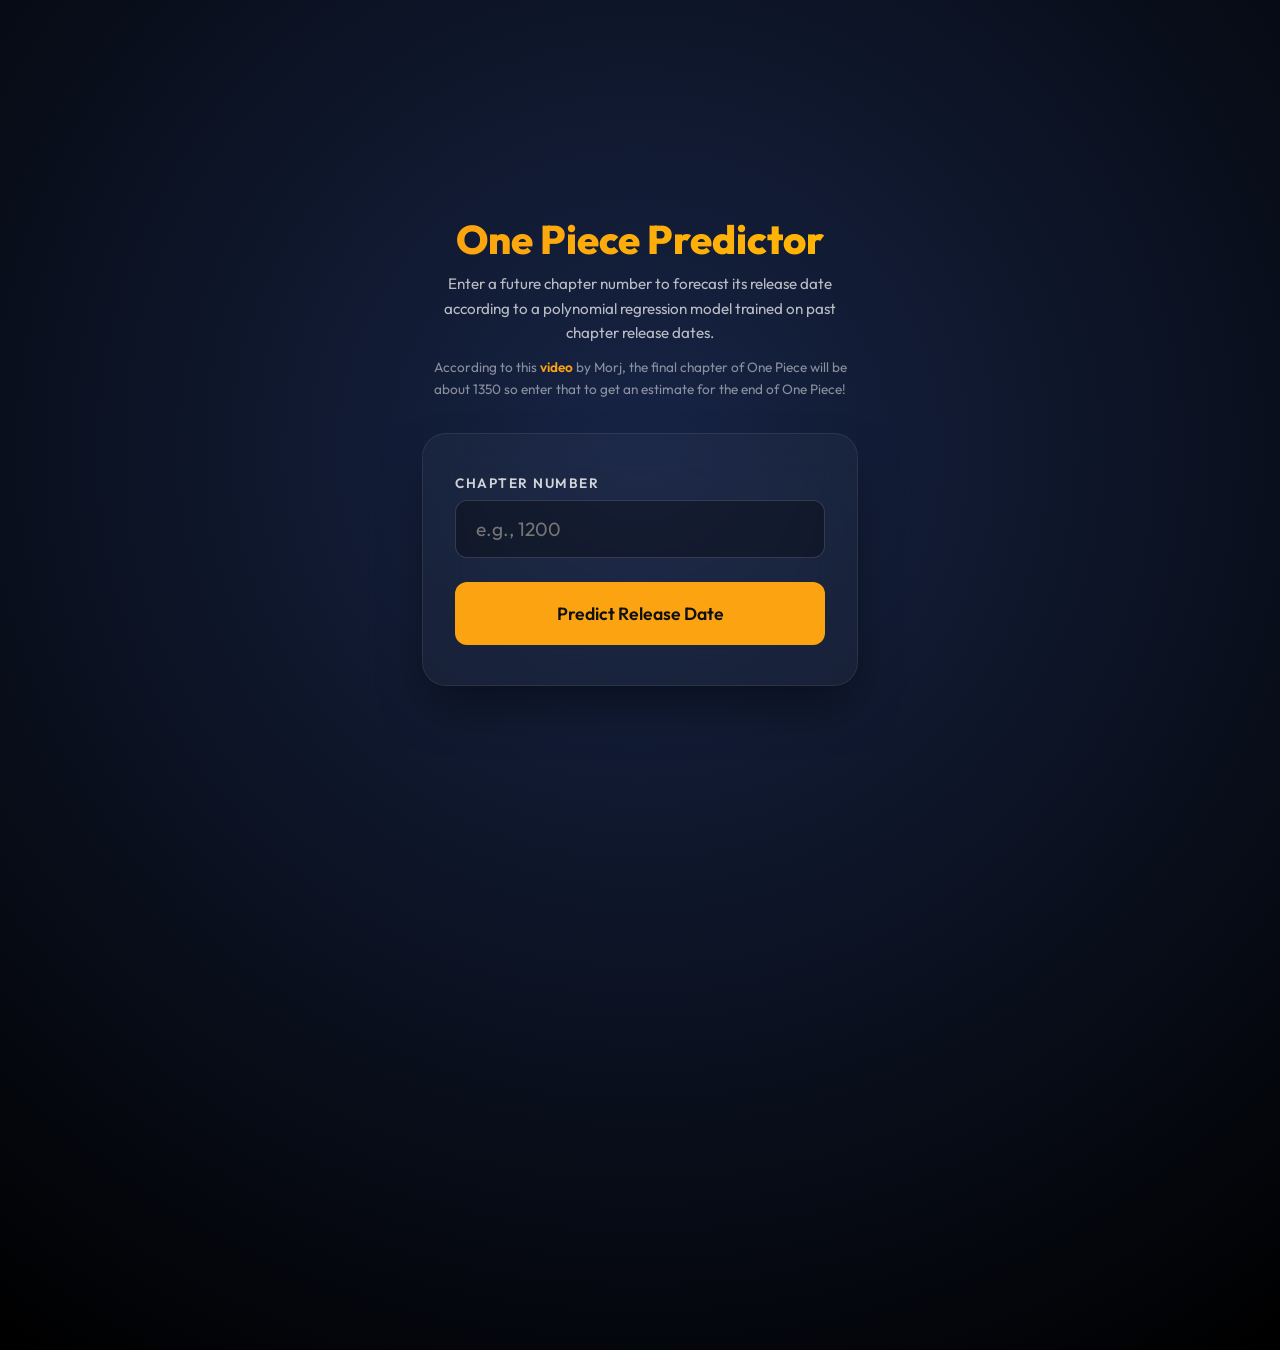
<file: index.html>
<!DOCTYPE html>
<html lang="en">

<head>
    <meta charset="UTF-8">
    <meta name="viewport" content="width=device-width, initial-scale=1.0">
    <title>One Piece Final Chapter Predictor</title>
    <meta name="description"
        content="Predict the release date of the final chapter of One Piece using historical publication data.">
    <link rel="stylesheet" href="style.css">
    <link href="https://fonts.googleapis.com/css2?family=Outfit:wght@300;400;600;800&display=swap" rel="stylesheet">
</head>

<body>
    <div class="background-animation"></div>
    <div class="container">
        <header>
            <h1>One Piece Predictor</h1>
            <p>Enter a future chapter number to forecast its release date according to a polynomial regression model
                trained on past chapter release dates.</p>
            <p class="suggestion">According to this <a href="https://www.youtube.com/watch?v=967oRo4Vhz8"
                    target="_blank" rel="noopener noreferrer">video</a> by Morj, the final chapter of One Piece will be
                about 1350 so enter that to get an estimate for the end of One Piece!</p>
        </header>

        <main class="glass-card">
            <div class="input-group">
                <label for="chapterInput">Chapter Number</label>
                <input type="number" id="chapterInput" placeholder="e.g., 1200" min="1000">
            </div>
            <button id="predictBtn">Predict Release Date</button>

            <div id="resultContainer" class="result-container hidden">
                <h2>Predicted Date</h2>
                <div id="resultDate" class="result-date"></div>
            </div>
            <div id="loading" class="hidden">Calculating...</div>
        </main>

    </div>
    <script src="script.js"></script>
</body>

</html>
</file>
<file: style.css>
:root {
    --primary-color: #fca311;
    --primary-hover: #ffb703;
    --bg-color: #0b0f19;
    --text-color: #e5e5e5;
    --card-bg: rgba(255, 255, 255, 0.03);
    --border-color: rgba(255, 255, 255, 0.08);
}

* {
    margin: 0;
    padding: 0;
    box-sizing: border-box;
    font-family: 'Outfit', sans-serif;
}

body {
    background-color: var(--bg-color);
    color: var(--text-color);
    min-height: 100vh;
    display: flex;
    justify-content: center;
    align-items: center;
    position: relative;
    overflow: hidden;
}

/* Dynamic abstract background */
.background-animation {
    position: absolute;
    top: -50%;
    left: -50%;
    width: 200%;
    height: 200%;
    background: radial-gradient(circle at 50% 50%, #172445 0%, #000000 70%);
    z-index: -1;
    animation: rotate 60s linear infinite;
}

@keyframes rotate {
    0% {
        transform: rotate(0deg);
    }

    100% {
        transform: rotate(360deg);
    }
}

.container {
    width: 100%;
    max-width: 500px;
    padding: 2rem;
    display: flex;
    flex-direction: column;
    gap: 2rem;
    z-index: 1;
}

header {
    text-align: center;
}

header h1 {
    font-size: 2.5rem;
    font-weight: 800;
    background: linear-gradient(90deg, #fca311, #ffb703);
    -webkit-background-clip: text;
    background-clip: text;
    -webkit-text-fill-color: transparent;
    margin-bottom: 0.5rem;
}

header p {
    font-size: 0.95rem;
    color: rgba(255, 255, 255, 0.7);
    line-height: 1.6;
}

header p.suggestion {
    font-size: 0.85rem;
    margin-top: 0.75rem;
    color: rgba(255, 255, 255, 0.5);
}

header p.suggestion a {
    color: var(--primary-color);
    text-decoration: none;
    font-weight: 600;
    transition: color 0.2s ease;
}

header p.suggestion a:hover {
    color: var(--primary-hover);
    text-decoration: underline;
}

.glass-card {
    background: var(--card-bg);
    border: 1px solid var(--border-color);
    backdrop-filter: blur(20px);
    -webkit-backdrop-filter: blur(20px);
    border-radius: 1.5rem;
    padding: 2.5rem 2rem;
    box-shadow: 0 25px 50px -12px rgba(0, 0, 0, 0.5);
    transition: transform 0.3s ease, box-shadow 0.3s ease;
}

.glass-card:hover {
    transform: translateY(-5px);
    box-shadow: 0 30px 60px -15px rgba(0, 0, 0, 0.7);
}

.input-group {
    display: flex;
    flex-direction: column;
    gap: 0.5rem;
    margin-bottom: 1.5rem;
}

.input-group label {
    font-size: 0.85rem;
    font-weight: 600;
    color: rgba(255, 255, 255, 0.8);
    text-transform: uppercase;
    letter-spacing: 1.5px;
}

.input-group input {
    width: 100%;
    background: rgba(0, 0, 0, 0.3);
    border: 1px solid rgba(255, 255, 255, 0.15);
    padding: 1rem 1.25rem;
    border-radius: 0.75rem;
    color: white;
    font-size: 1.2rem;
    outline: none;
    transition: all 0.2s ease;
}

.input-group input:focus {
    border-color: var(--primary-color);
    box-shadow: 0 0 15px rgba(252, 163, 17, 0.2);
}

button {
    width: 100%;
    background: var(--primary-color);
    color: #111;
    border: none;
    padding: 1.25rem;
    font-size: 1.1rem;
    font-weight: 600;
    border-radius: 0.75rem;
    cursor: pointer;
    transition: all 0.2s ease;
}

button:hover {
    background: var(--primary-hover);
    transform: scale(1.02);
    box-shadow: 0 10px 20px rgba(252, 163, 17, 0.3);
}

button:active {
    transform: scale(0.98);
}

.result-container {
    margin-top: 2rem;
    text-align: center;
    border-top: 1px solid var(--border-color);
    padding-top: 1.5rem;
    animation: fadeIn 0.4s ease-out;
}

.hidden {
    display: none !important;
}

.result-container h2 {
    font-size: 0.85rem;
    color: rgba(255, 255, 255, 0.5);
    margin-bottom: 0.5rem;
    text-transform: uppercase;
    letter-spacing: 2px;
}

.result-date {
    font-size: 2rem;
    font-weight: 800;
    color: var(--primary-color);
    text-shadow: 0 0 15px rgba(252, 163, 17, 0.3);
}

#loading {
    margin-top: 1.5rem;
    text-align: center;
    color: var(--primary-color);
    font-weight: 600;
    font-size: 1rem;
    animation: pulse 1s infinite alternate;
}

@keyframes fadeIn {
    from {
        opacity: 0;
        transform: translateY(10px);
    }

    to {
        opacity: 1;
        transform: translateY(0);
    }
}

@keyframes pulse {
    from {
        opacity: 0.6;
    }

    to {
        opacity: 1;
    }
}

footer {
    text-align: center;
    font-size: 0.8rem;
    color: rgba(255, 255, 255, 0.3);
    letter-spacing: 0.5px;
}
</file>
